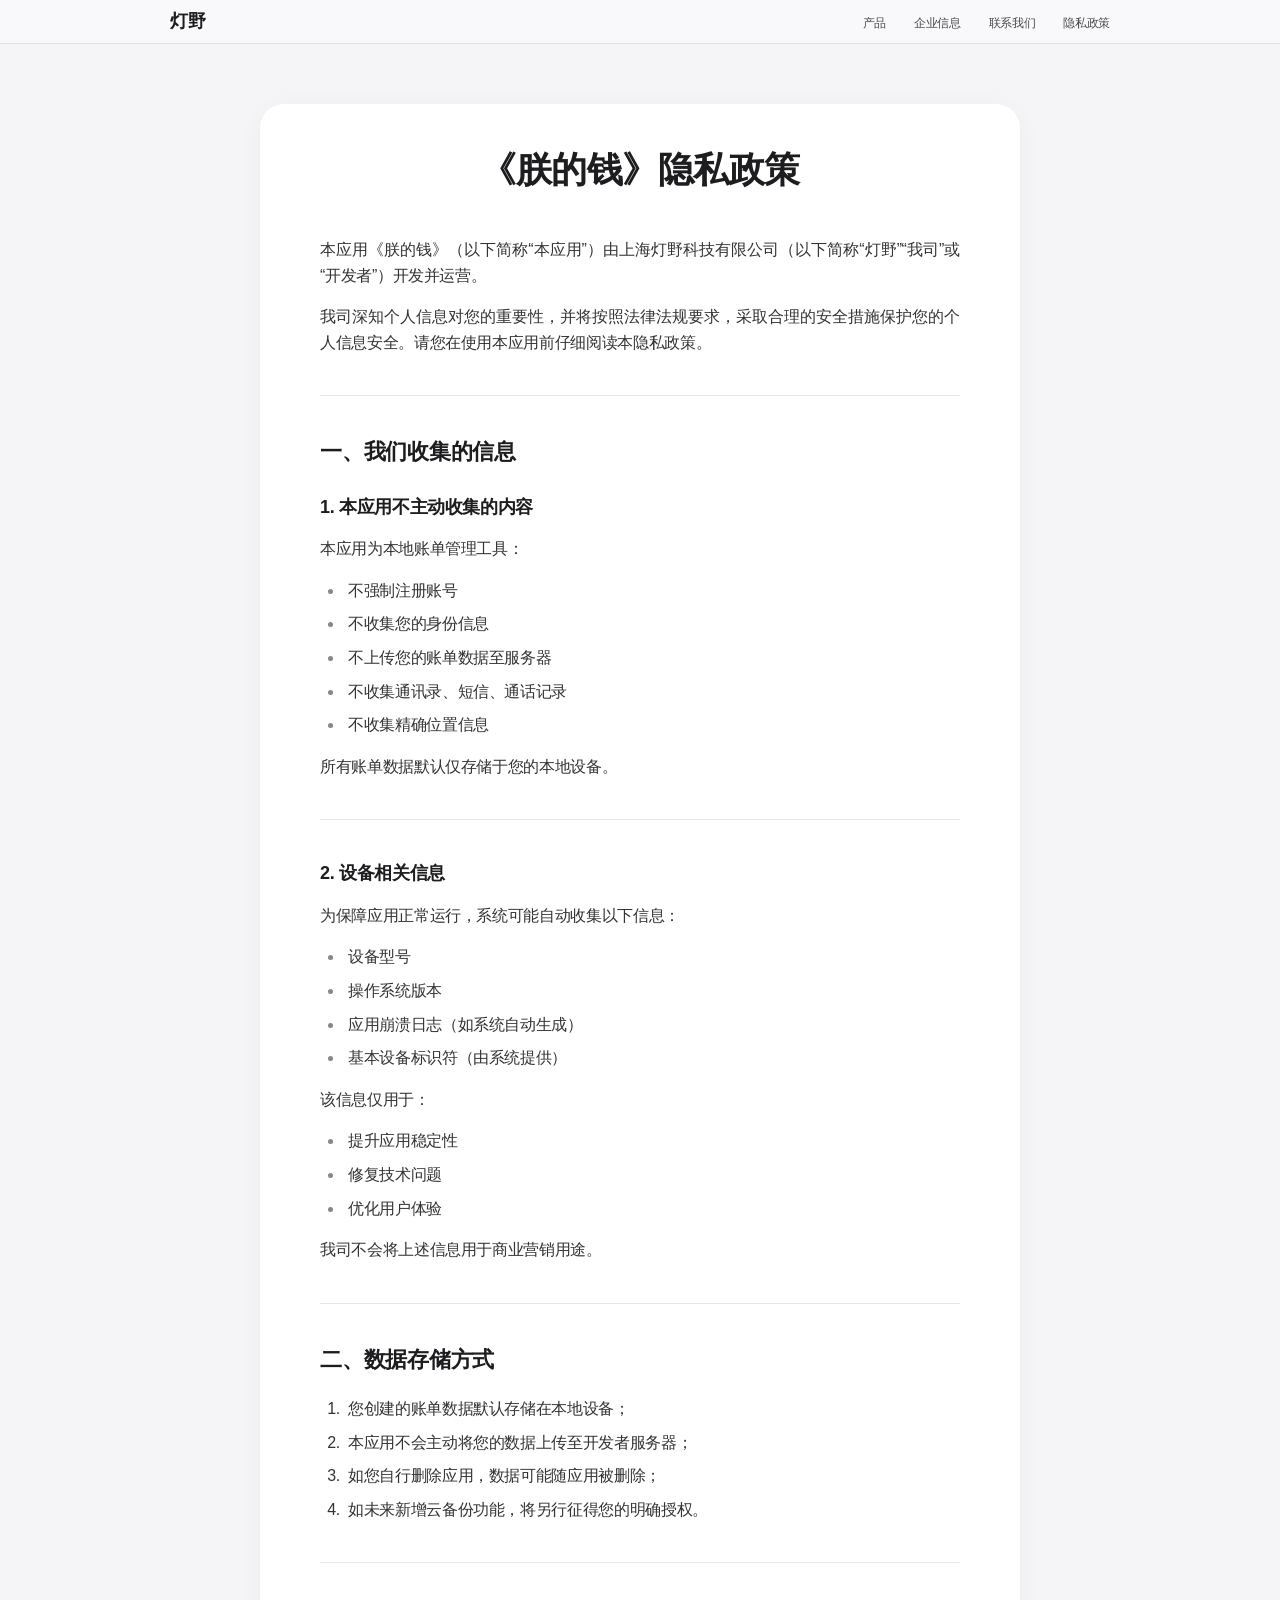
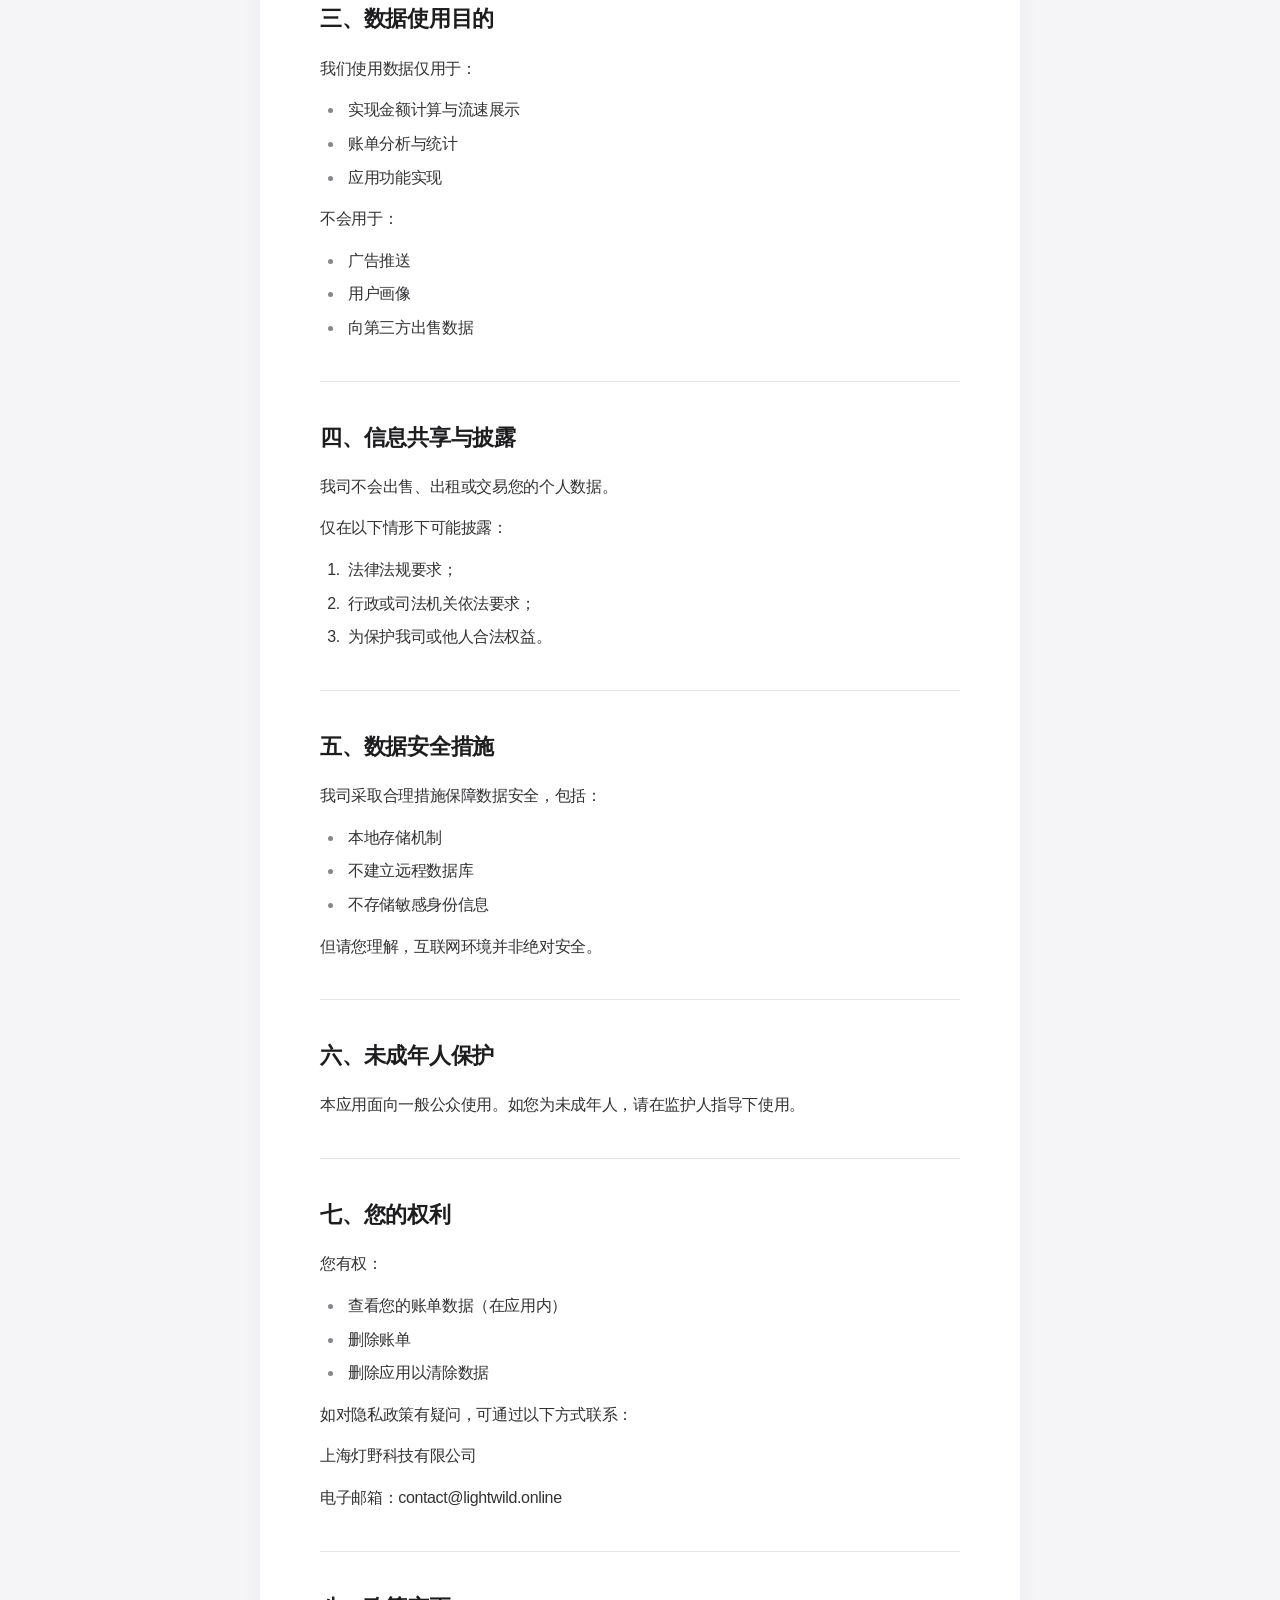
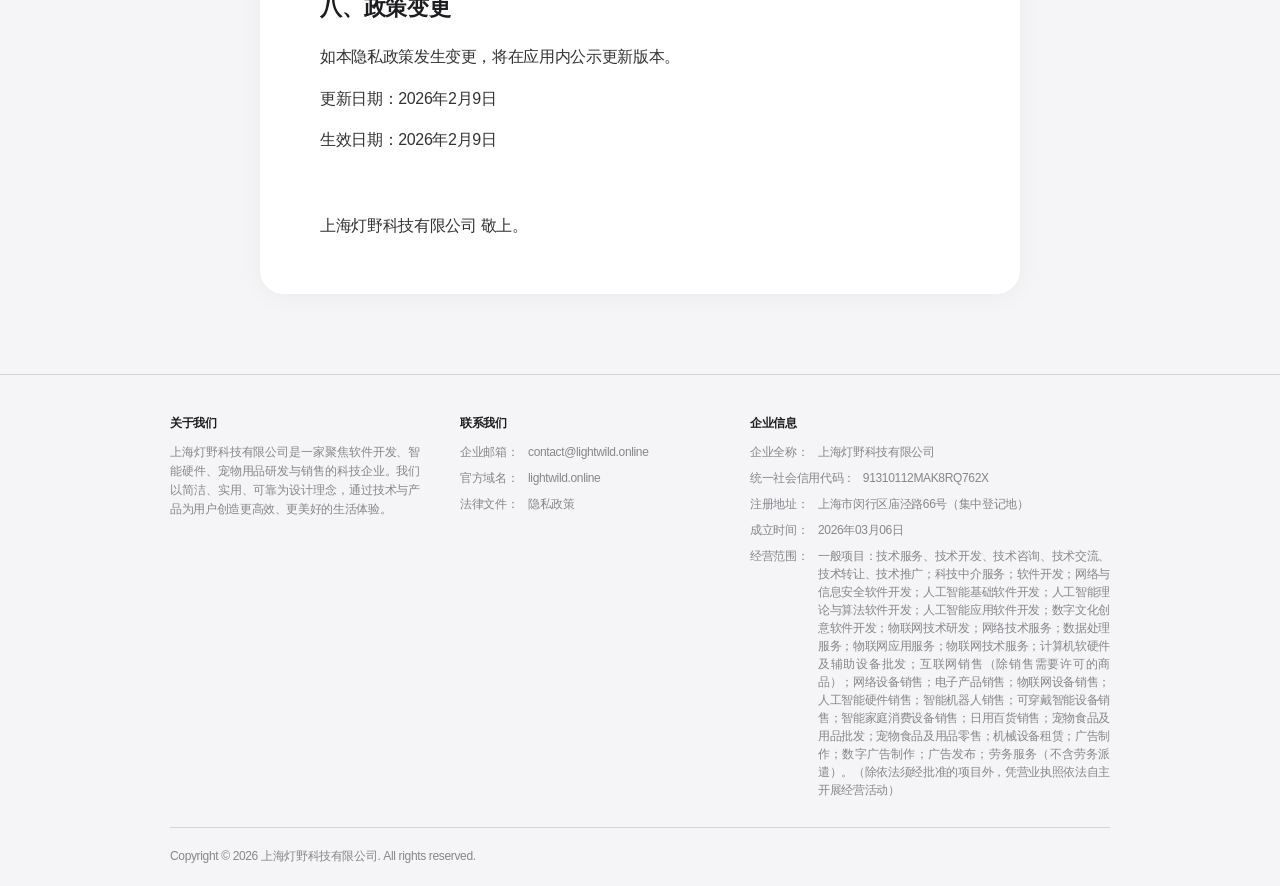
<file: privacy.html>
<!DOCTYPE html>
<html lang="zh-CN">

<head>
    <meta charset="UTF-8">
    <meta name="viewport" content="width=device-width, initial-scale=1.0">
    <title>《朕的钱》隐私政策</title>
    <meta name="apple-mobile-web-app-capable" content="yes">
    <link rel="stylesheet" href="styles.css">
</head>

<body>
    <nav class="global-nav">
        <div class="nav-content">
            <a href="index.html" class="brand">
                <span class="brand-text">灯野</span>
                <span class="brand-slogan">点亮未来</span>
            </a>
            <div class="nav-links">
                <a href="index.html#product">产品</a>
                <a href="index.html#company-info">企业信息</a>
                <a href="index.html#contact">联系我们</a>
                <a href="privacy.html">隐私政策</a>
            </div>
        </div>
    </nav>

    <main class="legal-page">
        <div class="legal-container legal-section">
            <h1 class="legal-title">《朕的钱》隐私政策</h1>
            <p>本应用《朕的钱》（以下简称“本应用”）由上海灯野科技有限公司（以下简称“灯野”“我司”或“开发者”）开发并运营。</p>
            <p>我司深知个人信息对您的重要性，并将按照法律法规要求，采取合理的安全措施保护您的个人信息安全。请您在使用本应用前仔细阅读本隐私政策。</p>
            <div class="legal-divider"></div>

            <h2>一、我们收集的信息</h2>
            <h3>1. 本应用不主动收集的内容</h3>
            <p>本应用为本地账单管理工具：</p>
            <ul>
                <li>不强制注册账号</li>
                <li>不收集您的身份信息</li>
                <li>不上传您的账单数据至服务器</li>
                <li>不收集通讯录、短信、通话记录</li>
                <li>不收集精确位置信息</li>
            </ul>
            <p>所有账单数据默认仅存储于您的本地设备。</p>
            <div class="legal-divider"></div>

            <h3>2. 设备相关信息</h3>
            <p>为保障应用正常运行，系统可能自动收集以下信息：</p>
            <ul>
                <li>设备型号</li>
                <li>操作系统版本</li>
                <li>应用崩溃日志（如系统自动生成）</li>
                <li>基本设备标识符（由系统提供）</li>
            </ul>
            <p>该信息仅用于：</p>
            <ul>
                <li>提升应用稳定性</li>
                <li>修复技术问题</li>
                <li>优化用户体验</li>
            </ul>
            <p>我司不会将上述信息用于商业营销用途。</p>
            <div class="legal-divider"></div>

            <h2>二、数据存储方式</h2>
            <ol>
                <li>您创建的账单数据默认存储在本地设备；</li>
                <li>本应用不会主动将您的数据上传至开发者服务器；</li>
                <li>如您自行删除应用，数据可能随应用被删除；</li>
                <li>如未来新增云备份功能，将另行征得您的明确授权。</li>
            </ol>
            <div class="legal-divider"></div>

            <h2>三、数据使用目的</h2>
            <p>我们使用数据仅用于：</p>
            <ul>
                <li>实现金额计算与流速展示</li>
                <li>账单分析与统计</li>
                <li>应用功能实现</li>
            </ul>
            <p>不会用于：</p>
            <ul>
                <li>广告推送</li>
                <li>用户画像</li>
                <li>向第三方出售数据</li>
            </ul>
            <div class="legal-divider"></div>

            <h2>四、信息共享与披露</h2>
            <p>我司不会出售、出租或交易您的个人数据。</p>
            <p>仅在以下情形下可能披露：</p>
            <ol>
                <li>法律法规要求；</li>
                <li>行政或司法机关依法要求；</li>
                <li>为保护我司或他人合法权益。</li>
            </ol>
            <div class="legal-divider"></div>

            <h2>五、数据安全措施</h2>
            <p>我司采取合理措施保障数据安全，包括：</p>
            <ul>
                <li>本地存储机制</li>
                <li>不建立远程数据库</li>
                <li>不存储敏感身份信息</li>
            </ul>
            <p>但请您理解，互联网环境并非绝对安全。</p>
            <div class="legal-divider"></div>

            <h2>六、未成年人保护</h2>
            <p>本应用面向一般公众使用。如您为未成年人，请在监护人指导下使用。</p>
            <div class="legal-divider"></div>

            <h2>七、您的权利</h2>
            <p>您有权：</p>
            <ul>
                <li>查看您的账单数据（在应用内）</li>
                <li>删除账单</li>
                <li>删除应用以清除数据</li>
            </ul>
            <p>如对隐私政策有疑问，可通过以下方式联系：</p>
            <p>上海灯野科技有限公司</p>
            <p>电子邮箱：contact@lightwild.online</p>
            <div class="legal-divider"></div>

            <h2>八、政策变更</h2>
            <p>如本隐私政策发生变更，将在应用内公示更新版本。</p>
            <p>更新日期：2026年2月9日</p>
            <p>生效日期：2026年2月9日</p>
            <div class="legal-footer">
                <p>上海灯野科技有限公司 敬上。</p>
            </div>
        </div>
    </main>

    <footer class="global-footer" id="contact">
        <div class="container">
            <div class="footer-columns">
                <div class="footer-column">
                    <h3 class="footer-title">关于我们</h3>
                    <p class="footer-text">
                        上海灯野科技有限公司是一家聚焦软件开发、智能硬件、宠物用品研发与销售的科技企业。我们以简洁、实用、可靠为设计理念，通过技术与产品为用户创造更高效、更美好的生活体验。
                    </p>
                </div>
                <div class="footer-column">
                    <h3 class="footer-title">联系我们</h3>
                    <ul class="footer-list">
                        <li><span class="footer-label">企业邮箱：</span><a href="mailto:contact@lightwild.online" class="footer-value">contact@lightwild.online</a></li>
                        <li><span class="footer-label">官方域名：</span><a href="https://lightwild.online" class="footer-value">lightwild.online</a></li>
                        <li><span class="footer-label">法律文件：</span><a href="privacy.html" class="footer-value">隐私政策</a></li>
                    </ul>
                </div>
                <div class="footer-column wide" id="company-info">
                    <h3 class="footer-title">企业信息</h3>
                    <ul class="footer-list">
                        <li><span class="footer-label">企业全称：</span><span class="footer-value">上海灯野科技有限公司</span></li>
                        <li><span class="footer-label">统一社会信用代码：</span><span class="footer-value">91310112MAK8RQ762X</span></li>
                        <li><span class="footer-label">注册地址：</span><span class="footer-value">上海市闵行区庙泾路66号（集中登记地）</span></li>
                        <li><span class="footer-label">成立时间：</span><span class="footer-value">2026年03月06日</span></li>
                        <li>
                            <span class="footer-label">经营范围：</span>
                            <span class="footer-value">一般项目：技术服务、技术开发、技术咨询、技术交流、技术转让、技术推广；科技中介服务；软件开发；网络与信息安全软件开发；人工智能基础软件开发；人工智能理论与算法软件开发；人工智能应用软件开发；数字文化创意软件开发；物联网技术研发；网络技术服务；数据处理服务；物联网应用服务；物联网技术服务；计算机软硬件及辅助设备批发；互联网销售（除销售需要许可的商品）；网络设备销售；电子产品销售；物联网设备销售；人工智能硬件销售；智能机器人销售；可穿戴智能设备销售；智能家庭消费设备销售；日用百货销售；宠物食品及用品批发；宠物食品及用品零售；机械设备租赁；广告制作；数字广告制作；广告发布；劳务服务（不含劳务派遣）。（除依法须经批准的项目外，凭营业执照依法自主开展经营活动）</span>
                        </li>
                    </ul>
                </div>
            </div>
            <div class="footer-divider"></div>
            <div class="footer-copyright">
                Copyright © 2026 上海灯野科技有限公司. All rights reserved.
            </div>
        </div>
    </footer>
</body>
</html>
</file>
<file: styles.css>
/* Reset & Base Variables */
:root {
    --bg-color: #f5f5f7;
    --text-primary: #1d1d1f;
    --text-secondary: #86868b;
    --accent-color: #0066cc;
    --card-bg: #ffffff;
    --font-stack: -apple-system, BlinkMacSystemFont, "SF Pro Text", "Segoe UI", Roboto, Helvetica, Arial, sans-serif;
    --section-spacing: 60px;
    --container-width: 980px;
    --footer-bg: #f5f5f7;
}

* {
    margin: 0;
    padding: 0;
    box-sizing: border-box;
}

body {
    font-family: var(--font-stack);
    background-color: var(--bg-color);
    color: var(--text-primary);
    line-height: 1.47059;
    font-weight: 400;
    letter-spacing: -0.022em;
    -webkit-font-smoothing: antialiased;
}

a {
    text-decoration: none;
    color: inherit;
    transition: color 0.2s;
}

a:hover {
    color: #333;
    text-decoration: underline;
}

.container {
    max-width: var(--container-width);
    margin: 0 auto;
    padding: 0 20px;
}

/* 缩小版的容器，用于企业信息 */
.small-container {
    max-width: 800px;
}

/* Navigation */
.global-nav {
    background: rgba(251, 251, 253, 0.8);
    backdrop-filter: saturate(180%) blur(20px);
    height: 44px;
    position: sticky;
    top: 0;
    z-index: 100;
    border-bottom: 1px solid rgba(0,0,0,0.1);
}

.nav-content {
    max-width: var(--container-width);
    margin: 0 auto;
    padding: 0 20px;
    height: 100%;
    display: flex;
    justify-content: space-between;
    align-items: center;
}

.brand {
    font-weight: 600;
    font-size: 18px;
    color: var(--text-primary);
    display: flex;
    align-items: center;
    gap: 8px; /* 灯野和点亮未来的间距 */
    text-decoration: none !important;
}

.brand-text {
    /* 灯野 保持原样 */
}

.brand-slogan {
    font-size: 18px; /* 与灯野一致 */
    color: #ff4000; /* 更浅的灰色，原为 #86868b */
    opacity: 0;
    transform: translateY(5px);
    transition: opacity 0.3s ease, transform 0.3s ease;
    pointer-events: none; /* 避免遮挡点击 */
}

/* 交互：仅当拥有 .show 类时显示（通过 JS 控制点击） */
.brand.show-slogan .brand-slogan {
    opacity: 1;
    transform: translateY(0);
}

.nav-links a {
    font-size: 12px;
    color: var(--text-primary);
    margin-left: 24px;
    opacity: 0.8;
    text-decoration: none !important;
}

.nav-links a:hover {
    opacity: 1;
}

/* Hero Section */
.hero-section {
    padding: 40px 0 30px; /* 再次减半，更紧凑 */
    text-align: center;
    background-color: var(--bg-color);
}

.hero-title {
    font-size: 64px;
    line-height: 1.0625;
    font-weight: 600;
    letter-spacing: -0.009em;
    margin-bottom: 8px;
    color: #1d1d1f;
    opacity: 0;
    animation: fadeInUp 0.8s ease-out forwards;
}

.hero-subtitle {
    font-size: 24px;
    line-height: 1.125;
    font-weight: 400;
    letter-spacing: 0.004em;
    color: var(--text-primary);
    opacity: 0;
    animation: fadeInUp 0.8s ease-out 0.2s forwards; /* 延迟 0.2s */
}

@keyframes fadeInUp {
    from {
        opacity: 0;
        transform: translateY(20px);
    }
    to {
        opacity: 1;
        transform: translateY(0);
    }
}

/* Product Section - App介绍 */
.product-section {
    padding: 80px 0;
    text-align: center;
    background-color: #fff;
    overflow: hidden; /* 防止横向滚动条 */
}

.product-title {
    font-size: 56px;
    line-height: 1.07143;
    font-weight: 600;
    letter-spacing: -0.005em;
    margin-bottom: 20px;
}

.product-desc {
    font-size: 24px;
    line-height: 1.16667;
    font-weight: 400;
    letter-spacing: 0.009em;
    color: var(--text-secondary);
    margin-bottom: 60px;
    max-width: 700px;
    margin-left: auto;
    margin-right: auto;
}

/* 横向滚动容器 */
.product-scroll-container {
    display: flex;
    gap: 30px;
    overflow-x: auto;
    padding: 20px 20px 40px; /* 底部padding留给滚动条或阴影 */
    margin: 0 auto;
    scroll-snap-type: x mandatory;
    -webkit-overflow-scrolling: touch;
    /* 隐藏滚动条 */
    scrollbar-width: none;
    -ms-overflow-style: none;
    justify-content: flex-start; /* 左对齐，配合padding实现滚动 */
    flex-wrap: nowrap; /* 禁止换行，强制横向滚动 */
}

.product-scroll-container::-webkit-scrollbar {
    display: none;
}

/* 产品卡片样式 */
.product-card {
    background-color: #f5f5f7; /* 浅灰色背景 */
    border-radius: 28px;
    overflow: hidden;
    flex: 0 0 400px; /* 固定宽度 */
    height: 640px; /* 增加高度以容纳更多文案 */
    position: relative;
    display: flex;
    flex-direction: column;
    scroll-snap-align: center;
    transition: transform 0.3s ease;
}

.product-card:hover {
    transform: scale(1.02);
}

.card-text {
    padding: 40px 40px 20px;
    text-align: left;
    z-index: 2;
}

.card-subtitle {
    font-size: 14px;
    font-weight: 600;
    color: var(--text-secondary);
    margin-bottom: 8px;
    text-transform: uppercase;
}

.card-title {
    font-size: 32px;
    line-height: 1.125;
    font-weight: 600;
    color: var(--text-primary);
    margin-bottom: 12px;
}

.card-desc {
    font-size: 17px;
    line-height: 1.47059;
    font-weight: 400;
    color: var(--text-secondary);
    max-width: 300px; /* 限制宽度增加可读性 */
}

.card-image-wrapper {
    flex: 1;
    display: flex;
    justify-content: center;
    align-items: center;
    padding-bottom: 10px;
    overflow: hidden;
}

.card-image {
    max-width: 95%;
    height: auto;
    max-height: 95%;
    object-fit: contain;
    border-top-left-radius: 20px;
    border-top-right-radius: 20px;
    box-shadow: 0 -6px 24px rgba(0,0,0,0.08);
    transform: none;
}




/* Footer & Contact - Apple Footer Style */
.global-footer {
    background-color: var(--footer-bg);
    padding: 40px 0 20px;
    font-size: 12px;
    color: var(--text-secondary);
    border-top: 1px solid #d2d2d7;
}

.footer-columns {
    display: flex;
    justify-content: space-between;
    gap: 40px; /* 减小列间距以适应三列 */
    flex-wrap: wrap;
    margin-bottom: 20px;
}

.footer-column {
    display: flex;
    flex-direction: column;
    align-items: flex-start;
    flex: 1;
    min-width: 250px;
}

.footer-column.wide {
    flex: 2; /* 企业信息占更多宽度 */
}

.footer-title {
    font-size: 12px;
    font-weight: 600;
    color: var(--text-primary);
    margin-bottom: 10px;
}

.footer-list {
    list-style: none;
    padding: 0;
    margin: 0;
}

.footer-list li {
    margin-bottom: 8px;
    font-size: 12px;
    color: var(--text-secondary);
    display: flex;
    align-items: flex-start; /* 顶部对齐，适应长文本 */
    line-height: 1.5;
}

.footer-label {
    margin-right: 8px;
    white-space: nowrap; /* 标签不换行 */
    min-width: 60px; /* 保证标签对齐 */
}

.footer-value {
    flex: 1; /* 占据剩余空间 */
    text-align: justify;
}

.footer-list a {
    color: var(--text-secondary);
    text-decoration: none;
}

.footer-list a:hover {
    color: var(--text-primary);
    text-decoration: underline;
}

.footer-text {
    font-size: 12px;
    color: var(--text-secondary);
    line-height: 1.6;
    text-align: justify;
    margin: 0;
}

.footer-divider {
    height: 1px;
    background-color: #d2d2d7;
    margin: 20px 0;
}

.footer-copyright {
    text-align: left;
    color: #86868b;
}

/* Legal / Privacy Page */
.legal-page {
    background-color: var(--bg-color); /* 统一全站背景色 */
    padding: 60px 0 80px;
    min-height: calc(100vh - 44px); /* 确保内容少时也能撑开高度 */
}

.legal-container {
    max-width: 760px; /* 收窄阅读宽度，提升单行阅读体验 */
    margin: 0 auto;
    padding: 40px 60px; /* 增加内部留白 */
    background-color: #ffffff; /* 内容区白色背景 */
    border-radius: 24px; /* Apple风格圆角 */
    box-shadow: 0 4px 24px rgba(0,0,0,0.04); /* 轻微阴影，增加层次感 */
}

.legal-title {
    font-size: 36px; /* 增大主标题 */
    font-weight: 700;
    letter-spacing: -0.015em;
    color: var(--text-primary);
    text-align: center;
    border-bottom: none; /* 移除原来的下划线 */
    padding-bottom: 0;
    margin-bottom: 40px;
}

.legal-section h2 {
    font-size: 22px;
    font-weight: 600;
    color: var(--text-primary);
    border-left: none; /* 移除左侧黑线，改用更现代的排版 */
    padding-left: 0;
    margin: 40px 0 20px;
    letter-spacing: -0.01em;
}

.legal-section h3 {
    font-size: 18px;
    font-weight: 600;
    color: var(--text-primary);
    margin: 25px 0 12px;
}

.legal-section p {
    font-size: 16px;
    line-height: 1.6; /* 优化行高 */
    color: #333336; /* 稍微柔和的文本颜色 */
    margin: 16px 0; /* 增加段落间距 */
    text-align: justify; /* 两端对齐，显得更整齐 */
}

.legal-section ul,
.legal-section ol {
    margin: 16px 0 16px 24px;
    font-size: 16px;
    color: #333336;
    line-height: 1.6;
}

.legal-section li {
    margin: 8px 0; /* 增加列表项间距 */
    padding-left: 4px;
}

.legal-section ul li::marker {
    color: #86868b; /* 自定义列表圆点颜色 */
}

.legal-divider {
    border: none;
    height: 1px;
    background-color: #e5e5ea; /* Apple风格浅灰分割线 */
    margin: 40px 0;
}

.legal-footer {
    margin-top: 60px;
    text-align: right;
    color: var(--text-secondary);
    font-size: 14px;
}

/* Responsive */
@media (max-width: 768px) {
    .hero-title {
        font-size: 48px;
    }
    
    .hero-subtitle {
        font-size: 24px;
    }

    .product-title {
        font-size: 32px;
    }

    .product-desc {
        font-size: 17px;
        padding: 0 20px;
        margin-bottom: 40px;
    }

    /* 移动端横向滚动优化 */
    .product-scroll-container {
        justify-content: flex-start; /* 移动端靠左开始，方便滚动 */
        flex-wrap: nowrap; /* 强制不换行，实现横向滚动 */
        padding-left: 20px; /* 左侧留白 */
        padding-right: 20px; /* 右侧留白 */
    }

    .product-card {
        flex: 0 0 300px; /* 移动端卡片宽度 */
        height: 560px;
    }
    
    .info-list {
        grid-template-columns: 1fr;
        gap: 16px;
    }
    
    .section-title {
        font-size: 24px;
    }
    
    .info-card {
        padding: 20px;
    }

    .footer-copyright {
        text-align: center;
    }
    
    /* 移动端 Legal / Privacy Page 适配 */
    .legal-page {
        padding: 20px 0 40px;
    }
    
    .legal-container {
        padding: 30px 20px;
        border-radius: 0; /* 移动端取消圆角，或者保留小圆角 border-radius: 16px; 根据喜好，这里用无圆角更贴边 */
        box-shadow: none; /* 移动端取消阴影 */
    }
    
    .legal-title {
        font-size: 28px;
        margin-bottom: 30px;
    }
    
    .legal-section h2 {
        font-size: 20px;
        margin: 30px 0 16px;
    }
    
    .legal-section p, .legal-section ul, .legal-section ol {
        font-size: 15px; /* 移动端字号略微缩小 */
    }
}
</file>
